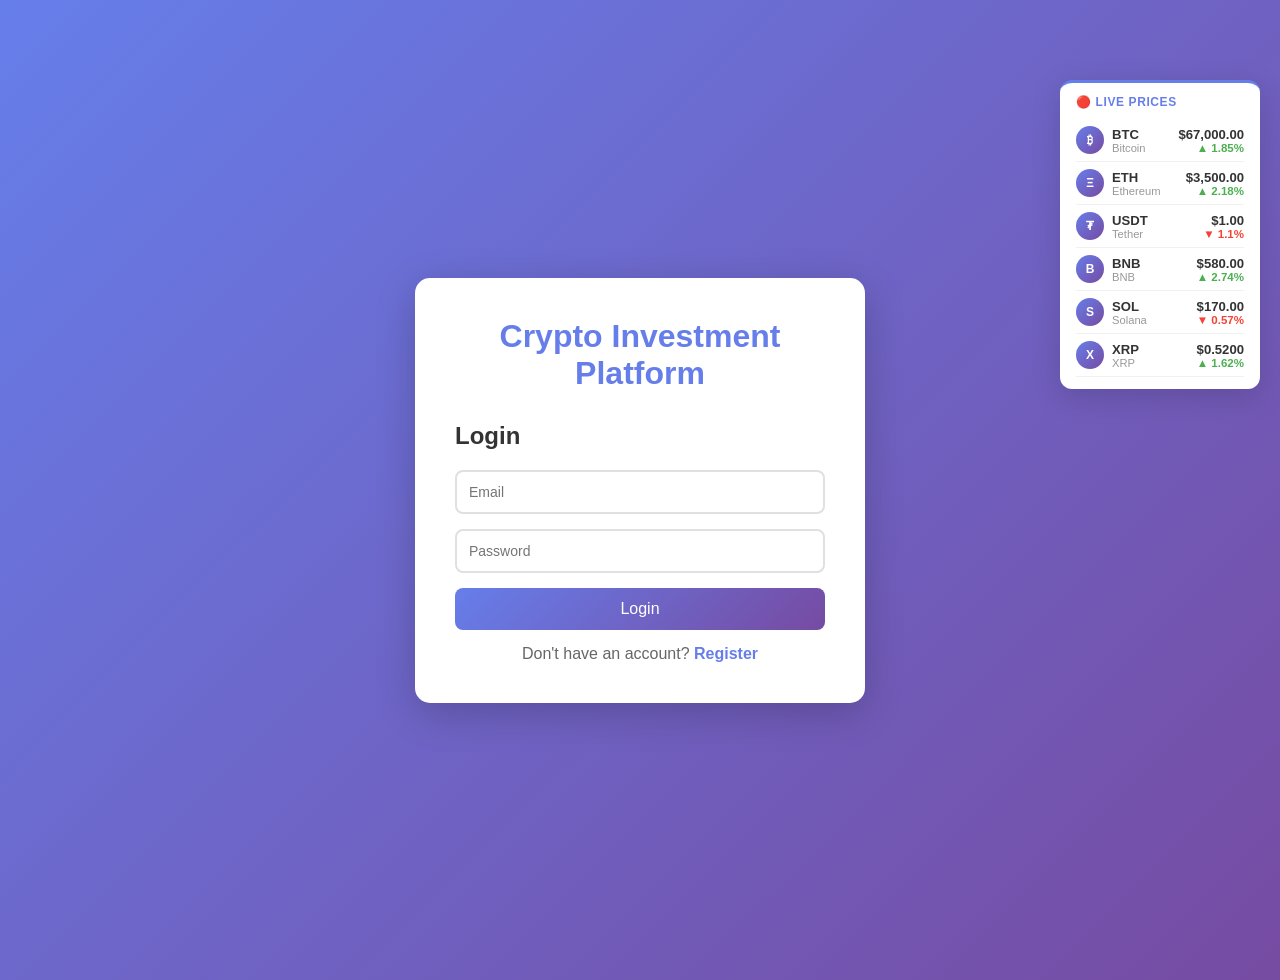
<file: index.html>
<!DOCTYPE html>
<html lang="en">
<head>
    <meta charset="UTF-8">
    <meta name="viewport" content="width=device-width, initial-scale=1.0">
    <title>Crypto Investment Platform</title>
    <link rel="stylesheet" href="styles.css">
</head>
    <body>
    
    <div class="container">
        <div class="auth-box">
            <h1>Crypto Investment Platform</h1>
            <div id="loginForm" class="form-container">
                <h2>Login</h2>
                <form onsubmit="login(event)">
                    <input type="email" id="loginEmail" placeholder="Email" required>
                    <input type="password" id="loginPassword" placeholder="Password" required>
                    <button type="submit">Login</button>
                </form>
                <p>Don't have an account? <a href="#" onclick="showRegister()">Register</a></p>
            </div>
            <div id="registerForm" class="form-container hidden">
                <h2>Register</h2>
                <form onsubmit="register(event)">
                    <input type="text" id="regName" placeholder="Full Name" required>
                    <input type="email" id="regEmail" placeholder="Email" required>
                    <input type="password" id="regPassword" placeholder="Password" required>
                    <input type="password" id="regConfirmPassword" placeholder="Confirm Password" required>
                    <button type="submit">Register</button>
                </form>
                <p>Already have an account? <a href="#" onclick="showLogin()">Login</a></p>
            </div>
        </div>
    </div>

    <script src="auth.js"></script>

    <div class="activity-popup" id="activityPopup">
        <div class="activity-icon" id="activityIcon"></div>
        <div class="activity-text">
            <strong id="activityTitle"></strong>
            <span id="activitySub"></span>
        </div>
        <div class="activity-dot"></div>
    </div>


    <script>
const fakeNames = [
    "James O.", "Amara K.", "David L.", "Fatima B.", "Michael T.",
    "Ngozi A.", "Chris M.", "Blessing E.", "Samuel R.", "Aisha Y.",
    "Kevin W.", "Chioma N.", "Daniel F.", "Grace I.", "Peter S.",
    "Zara H.", "Emmanuel C.", "Linda U.", "Victor J.", "Mary Q."
];

const activities = [
    {
        type: 'invest',
        icon: '📈',
        generate: () => {
            const name    = fakeNames[Math.floor(Math.random() * fakeNames.length)];
            const plans   = ['Starter', 'Premium', 'Pro'];
            const plan    = plans[Math.floor(Math.random() * plans.length)];
            const amounts = { Starter: [200,300,400], Premium: [500,750,1000], Pro: [1000,2000,5000] };
            const amount  = amounts[plan][Math.floor(Math.random() * 3)];
            return {
                title: `${name} just invested $${amount.toLocaleString()}`,
                sub:   `${plan} Plan · just now`
            };
        }
    },
    {
        type: 'deposit',
        icon: '💰',
        generate: () => {
            const name   = fakeNames[Math.floor(Math.random() * fakeNames.length)];
            const amount = [100, 250, 500, 1000, 2000, 5000][Math.floor(Math.random() * 6)];
            const coins  = ['BTC', 'ETH', 'USDT'];
            const coin   = coins[Math.floor(Math.random() * coins.length)];
            return {
                title: `${name} deposited $${amount.toLocaleString()}`,
                sub:   `via ${coin} · just now`
            };
        }
    },
    {
        type: 'withdraw',
        icon: '🏦',
        generate: () => {
            const name   = fakeNames[Math.floor(Math.random() * fakeNames.length)];
            const amount = [150, 300, 500, 800, 1200][Math.floor(Math.random() * 5)];
            const coins  = ['BTC', 'ETH', 'USDT'];
            const coin   = coins[Math.floor(Math.random() * coins.length)];
            return {
                title: `${name} withdrew $${amount.toLocaleString()}`,
                sub:   `via ${coin} · just now`
            };
        }
    }
];

function showActivityPopup() {
    const popup    = document.getElementById('activityPopup');
    const activity = activities[Math.floor(Math.random() * activities.length)];
    const data     = activity.generate();

    document.getElementById('activityIcon').textContent  = activity.icon;
    document.getElementById('activityTitle').textContent = data.title;
    document.getElementById('activitySub').textContent   = data.sub;

    popup.className = `activity-popup ${activity.type}`;
    void popup.offsetWidth;
    popup.classList.add('show');

    // Hide after 2.5 seconds then schedule next one
    setTimeout(() => {
        popup.classList.remove('show');

        // Show next popup after 2-4 seconds
        const nextDelay = Math.random() * 2500 + 2000;
        setTimeout(showActivityPopup, nextDelay);
    }, 4500);
}

// Start after 2 seconds
setTimeout(showActivityPopup, 4500);
</script>


<!-- Crypto Live Ticker -->
<div id="cryptoTicker" style="
    position: fixed;
    top: 80px;
    right: 20px;
    background: white;
    border-radius: 12px;
    padding: 12px 16px;
    box-shadow: 0 8px 30px rgba(0,0,0,0.15);
    z-index: 9998;
    min-width: 200px;
    border-top: 3px solid #667eea;
">
    <div style="font-size:0.75rem; font-weight:700; color:#667eea; margin-bottom:10px; text-transform:uppercase; letter-spacing:0.05em;">
        🔴 Live Prices
    </div>
    <div id="tickerList"></div>
</div>

<script>
const cryptoData = {
    BTC:  { name: 'Bitcoin',  price: 67000, icon: '₿' },
    ETH:  { name: 'Ethereum', price: 3500,  icon: 'Ξ' },
    USDT: { name: 'Tether',   price: 1.00,  icon: '₮' },
    BNB:  { name: 'BNB',      price: 580,   icon: 'B' },
    SOL:  { name: 'Solana',   price: 170,   icon: 'S' },
    XRP:  { name: 'XRP',      price: 0.52,  icon: 'X' },
};

const changes = {};
Object.keys(cryptoData).forEach(k => changes[k] = (Math.random() * 6 - 3).toFixed(2));

function updateTicker() {
    Object.keys(cryptoData).forEach(key => {
        const coin   = cryptoData[key];
        const change = parseFloat(changes[key]);

        // Simulate small price movement
        const movement = coin.price * (Math.random() * 0.002 - 0.001);
        coin.price    += movement;

        // Occasionally shift change %
        changes[key] = (parseFloat(changes[key]) + (Math.random() * 0.1 - 0.05)).toFixed(2);
    });

    renderTicker();
}

function renderTicker() {
    const list = document.getElementById('tickerList');
    if (!list) return;

    list.innerHTML = Object.keys(cryptoData).map(key => {
        const coin   = cryptoData[key];
        const change = parseFloat(changes[key]);
        const isUp   = change >= 0;
        const arrow  = isUp ? '▲' : '▼';
        const color  = isUp ? '#4caf50' : '#f44336';
        const price  = coin.price >= 1
            ? coin.price.toLocaleString('en-US', { minimumFractionDigits: 2, maximumFractionDigits: 2 })
            : coin.price.toFixed(4);

        return `
            <div style="
                display: flex;
                justify-content: space-between;
                align-items: center;
                padding: 7px 0;
                border-bottom: 1px solid #f0f0f0;
                gap: 12px;
            ">
                <div style="display:flex; align-items:center; gap:8px;">
                    <div style="
                        width: 28px; height: 28px;
                        border-radius: 50%;
                        background: linear-gradient(135deg, #667eea, #764ba2);
                        display: flex; align-items: center; justify-content: center;
                        color: white; font-size: 0.75rem; font-weight: 700;
                        flex-shrink: 0;
                    ">${coin.icon}</div>
                    <div>
                        <div style="font-size:0.82rem; font-weight:700; color:#333;">${key}</div>
                        <div style="font-size:0.7rem; color:#999;">${coin.name}</div>
                    </div>
                </div>
                <div style="text-align:right;">
                    <div style="font-size:0.82rem; font-weight:700; color:#333;">$${price}</div>
                    <div style="font-size:0.72rem; font-weight:600; color:${color};">
                        ${arrow} ${Math.abs(change)}%
                    </div>
                </div>
            </div>
        `;
    }).join('');
}

// Initial render
renderTicker();

// Update every 2 seconds
setInterval(updateTicker, 2000);
</script>
    
</body>
</html>
</file>
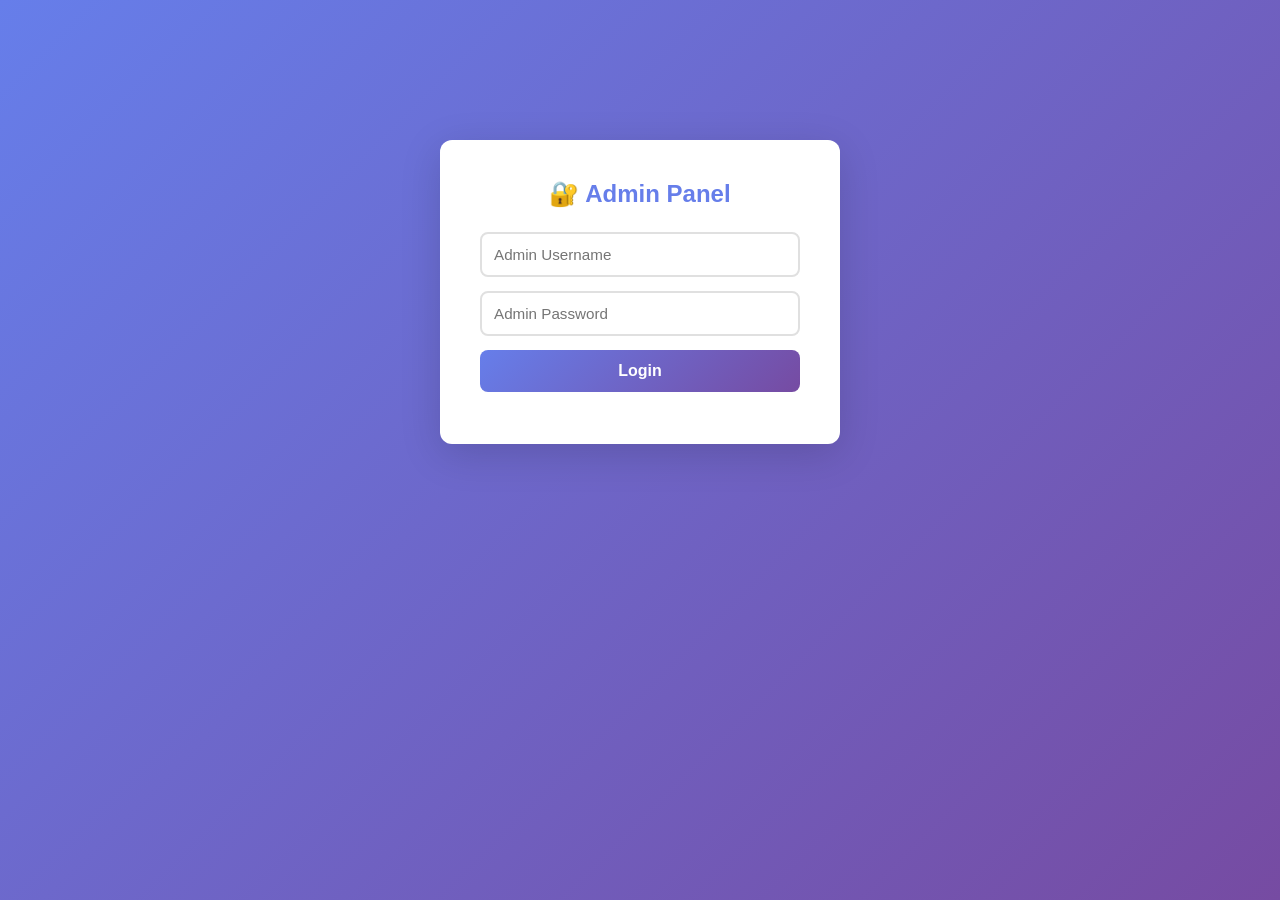
<file: admin.html>
<!DOCTYPE html>
<html lang="en">
<head>
    <meta charset="UTF-8">
    <meta name="viewport" content="width=device-width, initial-scale=1.0">
    <title>Admin Panel - Crypto Investment</title>
    <link rel="stylesheet" href="styles.css">
    <style>
        .admin-container {
            max-width: 1000px;
            margin: 40px auto;
            padding: 0 20px;
        }

        .admin-header {
            background: linear-gradient(135deg, #667eea 0%, #764ba2 100%);
            color: white;
            padding: 24px 30px;
            border-radius: 12px;
            margin-bottom: 24px;
            display: flex;
            justify-content: space-between;
            align-items: center;
        }

        .admin-header h1 { font-size: 1.4rem; margin: 0; }
        .admin-header p  { margin: 4px 0 0; opacity: 0.85; font-size: 0.9rem; }

        .admin-card {
            background: white;
            border-radius: 12px;
            padding: 24px;
            box-shadow: 0 2px 10px rgba(0,0,0,0.1);
            margin-bottom: 20px;
        }

        .admin-card h2 {
            color: #333;
            font-size: 1.1rem;
            margin-bottom: 20px;
            padding-bottom: 12px;
            border-bottom: 2px solid #f0f0f0;
        }

        .pending-item {
            background: #fafafa;
            border: 1px solid #e0e0e0;
            border-left: 4px solid #ff9800;
            border-radius: 8px;
            padding: 16px;
            margin-bottom: 12px;
            display: flex;
            justify-content: space-between;
            align-items: center;
            flex-wrap: wrap;
            gap: 12px;
        }

        .pending-info h4 { color: #333; margin: 0 0 4px; font-size: 0.95rem; }
        .pending-info p  { color: #666; margin: 0; font-size: 0.85rem; }
        .pending-info .amount { color: #667eea; font-weight: 700; font-size: 1.1rem; }

        .pending-actions { display: flex; gap: 10px; }

        .btn-approve {
            padding: 9px 20px;
            background: #4caf50;
            color: white;
            border: none;
            border-radius: 8px;
            cursor: pointer;
            font-weight: 600;
            font-size: 0.85rem;
            transition: opacity 0.2s;
        }

        .btn-approve:hover { opacity: 0.85; }

        .btn-reject {
            padding: 9px 20px;
            background: #f44336;
            color: white;
            border: none;
            border-radius: 8px;
            cursor: pointer;
            font-weight: 600;
            font-size: 0.85rem;
            transition: opacity 0.2s;
        }

        .btn-reject:hover { opacity: 0.85; }

        .no-pending {
            text-align: center;
            color: #999;
            padding: 30px;
            font-size: 0.95rem;
        }

        .badge {
            background: #f44336;
            color: white;
            border-radius: 20px;
            padding: 2px 10px;
            font-size: 0.8rem;
            font-weight: 700;
            margin-left: 8px;
        }

        .admin-login {
            max-width: 400px;
            margin: 100px auto;
            background: white;
            padding: 40px;
            border-radius: 12px;
            box-shadow: 0 10px 40px rgba(0,0,0,0.15);
            text-align: center;
        }

        .admin-login h2 { color: #667eea; margin-bottom: 24px; }

        .admin-login input {
            width: 100%;
            padding: 12px;
            margin-bottom: 14px;
            border: 2px solid #e0e0e0;
            border-radius: 8px;
            font-size: 0.95rem;
            box-sizing: border-box;
        }

        .admin-login input:focus { outline: none; border-color: #667eea; }

        .admin-login button {
            width: 100%;
            padding: 12px;
            background: linear-gradient(135deg, #667eea 0%, #764ba2 100%);
            color: white;
            border: none;
            border-radius: 8px;
            font-size: 1rem;
            cursor: pointer;
            font-weight: 600;
        }

        .stats-row {
            display: grid;
            grid-template-columns: repeat(auto-fit, minmax(150px, 1fr));
            gap: 16px;
            margin-bottom: 24px;
        }

        .stat-mini {
            background: white;
            border-radius: 10px;
            padding: 18px;
            box-shadow: 0 2px 10px rgba(0,0,0,0.08);
            text-align: center;
        }

        .stat-mini h4 { color: #999; font-size: 0.78rem; text-transform: uppercase; margin: 0 0 8px; }
        .stat-mini p  { color: #333; font-size: 1.3rem; font-weight: 700; margin: 0; }
    </style>
</head>
<body style="background: linear-gradient(135deg, #667eea 0%, #764ba2 100%); min-height:100vh;">

    <!-- Admin Login -->
    <div class="admin-login" id="adminLogin">
        <h2>🔐 Admin Panel</h2>
        <input type="text"     id="adminUser" placeholder="Admin Username">
        <input type="password" id="adminPass" placeholder="Admin Password">
        <button onclick="adminLogin()">Login</button>
        <p id="adminError" style="color:#f44336; margin-top:12px; font-size:0.85rem;"></p>
    </div>

    <!-- Admin Dashboard -->
    <div class="admin-container" id="adminDashboard" style="display:none;">

        <div class="admin-header">
            <div>
                <h1>⚙️ Admin Panel</h1>
                <p>Manage deposits and users</p>
            </div>
            <button onclick="adminLogout()" style="background:rgba(255,255,255,0.2); color:white; border:none; padding:8px 18px; border-radius:8px; cursor:pointer;">
                Logout
            </button>
        </div>

        <!-- Stats -->
        <div class="stats-row">
            <div class="stat-mini">
                <h4>Total Users</h4>
                <p id="statUsers">0</p>
            </div>
            <div class="stat-mini">
                <h4>Pending Deposits</h4>
                <p id="statPending" style="color:#ff9800;">0</p>
            </div>
            <div class="stat-mini">
                <h4>Total Deposited</h4>
                <p id="statDeposited" style="color:#4caf50;">$0</p>
            </div>
            <div class="stat-mini">
                <h4>Total Withdrawn</h4>
                <p id="statWithdrawn" style="color:#f44336;">$0</p>
            </div>
        </div>

        <!-- Pending Deposits -->
        <div class="admin-card">
            <h2>⏳ Pending Deposits <span class="badge" id="pendingBadge">0</span></h2>
            <div id="pendingList"></div>
        </div>

        <!-- All Users -->
        <div class="admin-card">
            <h2>👥 All Users</h2>
            <div id="usersList"></div>
        </div>

    </div>

    <div id="toast" class="toast"></div>

    <script>
        // ── Admin Credentials (change these!) ──
        const ADMIN_USERNAME = 'Luli083';
        const ADMIN_PASSWORD = 'Sandra083$';

        function adminLogin() {
            const user = document.getElementById('adminUser').value.trim();
            const pass = document.getElementById('adminPass').value;

            if (user === ADMIN_USERNAME && pass === ADMIN_PASSWORD) {
                document.getElementById('adminLogin').style.display     = 'none';
                document.getElementById('adminDashboard').style.display = 'block';
                loadAdminData();
            } else {
                document.getElementById('adminError').textContent = 'Invalid username or password.';
            }
        }

        function adminLogout() {
            document.getElementById('adminLogin').style.display     = 'flex';
            document.getElementById('adminDashboard').style.display = 'none';
            document.getElementById('adminUser').value = '';
            document.getElementById('adminPass').value = '';
        }

        function loadAdminData() {
            const users = JSON.parse(localStorage.getItem('users')) || [];

            // Stats
            let totalDeposited = 0;
            let totalWithdrawn = 0;
            let pendingCount   = 0;

            users.forEach(user => {
                (user.transactions || []).forEach(tx => {
                    if (tx.type === 'Deposit' && tx.status === 'Completed') totalDeposited += tx.amount;
                    if (tx.type === 'Withdrawal') totalWithdrawn += tx.amount;
                    if (tx.type === 'Deposit' && tx.status === 'Pending') pendingCount++;
                });
            });

            document.getElementById('statUsers').textContent     = users.length;
            document.getElementById('statPending').textContent   = pendingCount;
            document.getElementById('statDeposited').textContent = `$${totalDeposited.toFixed(2)}`;
            document.getElementById('statWithdrawn').textContent = `$${totalWithdrawn.toFixed(2)}`;
            document.getElementById('pendingBadge').textContent  = pendingCount;

            // Pending deposits
            const pendingList = document.getElementById('pendingList');
            let pendingHTML   = '';

            users.forEach(user => {
                (user.transactions || []).forEach(tx => {
                    if (tx.type === 'Deposit' && tx.status === 'Pending') {
                        pendingHTML += `
                            <div class="pending-item" id="tx-${tx.id}">
                                <div class="pending-info">
                                    <h4>${user.name} <span style="color:#999; font-weight:400;">(${user.email})</span></h4>
                                    <p>${tx.date} · ${tx.crypto} · Hash: ${tx.details}</p>
                                    <p class="amount">$${tx.amount.toFixed(2)}</p>
                                </div>
                                <div class="pending-actions">
                                    <button class="btn-approve" onclick="approveDeposit('${user.id}', ${tx.id})">✅ Approve</button>
                                    <button class="btn-reject"  onclick="rejectDeposit('${user.id}',  ${tx.id})">❌ Reject</button>
                                </div>
                            </div>
                        `;
                    }
                });
            });

            pendingList.innerHTML = pendingHTML || '<p class="no-pending">✅ No pending deposits</p>';

            // All users
            const usersList = document.getElementById('usersList');
            if (users.length === 0) {
                usersList.innerHTML = '<p class="no-pending">No users registered yet.</p>';
                return;
            }

            usersList.innerHTML = users.map(user => `
                <div class="pending-item" style="border-left-color:#667eea;">
                    <div class="pending-info">
                        <h4>${user.name}</h4>
                        <p>${user.email} · Joined: ${user.memberSince || 'N/A'}</p>
                        <p>
                            Balance: <strong style="color:#667eea;">$${(user.balance || 0).toFixed(2)}</strong> &nbsp;|&nbsp;
                            Invested: <strong style="color:#4caf50;">$${(user.invested || 0).toFixed(2)}</strong> &nbsp;|&nbsp;
                            Transactions: <strong>${(user.transactions || []).length}</strong>
                        </p>
                    </div>
                </div>
            `).join('');
        }

        function approveDeposit(userId, txId) {
            const users     = JSON.parse(localStorage.getItem('users')) || [];
            const userIndex = users.findIndex(u => u.id == userId);
            if (userIndex === -1) return;

            const txIndex = users[userIndex].transactions.findIndex(t => t.id === txId);
            if (txIndex === -1) return;

            const amount = users[userIndex].transactions[txIndex].amount;
            users[userIndex].transactions[txIndex].status = 'Completed';
            users[userIndex].balance = (users[userIndex].balance || 0) + amount;

            // Update currentUser if they are logged in
            const currentUser = JSON.parse(localStorage.getItem('currentUser'));
            if (currentUser && currentUser.id == userId) {
                localStorage.setItem('currentUser', JSON.stringify(users[userIndex]));
            }

            localStorage.setItem('users', JSON.stringify(users));

            document.getElementById(`tx-${txId}`).remove();
            showToast(`✅ Deposit of $${amount.toFixed(2)} approved!`);
            loadAdminData();
        }

        function rejectDeposit(userId, txId) {
            const users     = JSON.parse(localStorage.getItem('users')) || [];
            const userIndex = users.findIndex(u => u.id == userId);
            if (userIndex === -1) return;

            const txIndex = users[userIndex].transactions.findIndex(t => t.id === txId);
            if (txIndex === -1) return;

            const amount = users[userIndex].transactions[txIndex].amount;
            users[userIndex].transactions[txIndex].status = 'Failed';

            localStorage.setItem('users', JSON.stringify(users));

            document.getElementById(`tx-${txId}`).remove();
            showToast(`❌ Deposit of $${amount.toFixed(2)} rejected.`, true);
            loadAdminData();
        }

        function showToast(message, isError = false) {
            const toast = document.getElementById('toast');
            toast.textContent = message;
            toast.className   = 'toast' + (isError ? ' error' : '');
            void toast.offsetWidth;
            toast.classList.add('show');
            setTimeout(() => toast.classList.remove('show'), 3500);
        }

        // Auto refresh every 30 seconds
        setInterval(() => {
            if (document.getElementById('adminDashboard').style.display !== 'none') {
                loadAdminData();
            }
        }, 30000);
    </script>

</body>
</html>
</file>
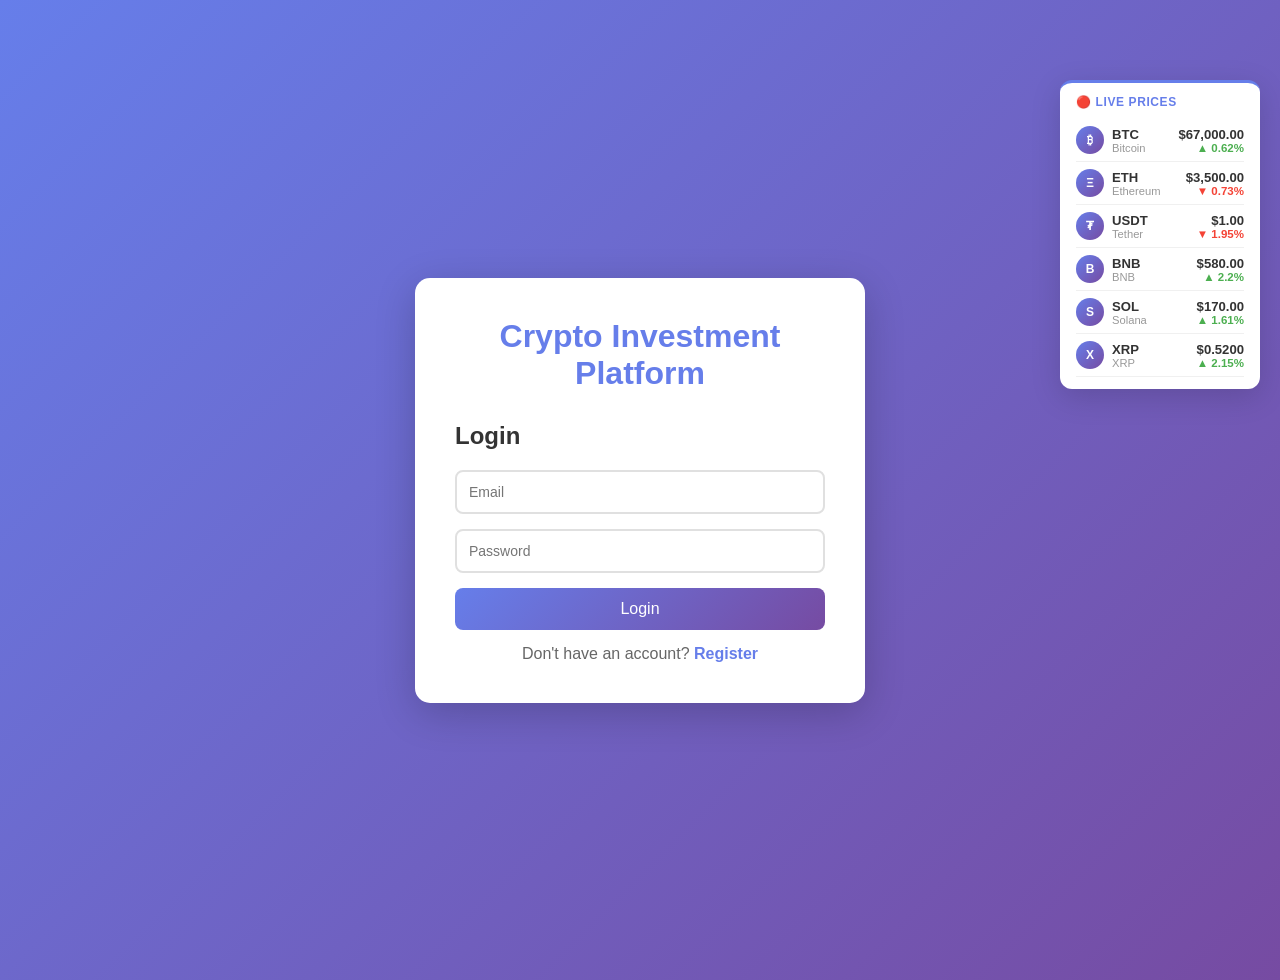
<file: dashboard.html>
<!DOCTYPE html>
<head>
    <meta charset="UTF-8">
    <meta name="viewport" content="width=device-width, initial-scale=1.0">
    <title>Dashboard - Crypto Investment</title>
    <link rel="stylesheet" href="styles.css">
</head>
<bo>
    <nav class="navbar">
        <div class="nav-container">
            <h1>Crypto Investment</h1>
            <div class="nav-links">
                <span id="userName"></span>
                <button onclick="logout()">Logout</button>
            </div>
        </div>
    </nav>

    <div class="dashboard-container">
        <div class="sidebar">
            <ul>
                <li onclick="showSection('overview')" class="active">Overview</li>
                <li onclick="showSection('deposit')">Deposit</li>
                <li onclick="showSection('withdraw')">Withdraw</li>
                <li onclick="showSection('transactions')">Transactions</li>
                <li onclick="showSection('profile')">Profile</li>
            </ul>
        </div>

        <div class="main-content">

            <!-- Overview -->
            <div id="overview" class="section active">
                <h2>Portfolio Overview</h2>
                <div class="stats-grid">
                    <div class="stat-card">
                        <h3>Total Balance</h3>
                        <p class="amount" id="totalBalance">$0.00</p>
                    </div>
                    <div class="stat-card">
                        <h3>Total Invested</h3>
                        <p class="amount" id="totalInvested">$0.00</p>
                    </div>
                    <div class="stat-card">
                        <h3>Total Returns</h3>
                        <p class="amount" id="totalReturns">$0.00</p>
                    </div>
                    <div class="stat-card">
                        <h3>Available Balance</h3>
                        <p class="amount" id="availableBalance">$0.00</p>
                    </div>
                </div>
                <div class="investment-plans">
                    <h3>Investment Plans</h3>
                    <div class="plans-grid">
                        <div class="plan-card">
                            <h4>Starter Plan</h4>
                            <p class="plan-return">5% Monthly Return</p>
                            <p>Minimum: $200</p>
                            <p>Duration: 30 days</p>
                            <button onclick="investPlan('starter', 200)">Invest Now</button>
                        </div>
                        <div class="plan-card featured">
                            <h4>Premium Plan</h4>
                            <p class="plan-return">10% Monthly Return</p>
                            <p>Minimum: $500</p>
                            <p>Duration: 30 days</p>
                            <button onclick="investPlan('premium', 500)">Invest Now</button>
                        </div>
                        <div class="plan-card">
                            <h4>Pro Plan</h4>
                            <p class="plan-return">15% Monthly Return</p>
                            <p>Minimum: $1000</p>
                            <p>Duration: 30 days</p>
                            <button onclick="investPlan('pro', 1000)">Invest Now</button>
                        </div>
                    </div>
                </div>
            </div>

            <!-- Deposit -->
            <div id="deposit" class="section">
                <h2>Deposit Funds</h2>
                <div class="form-box">
                    <form id="depositForm">
                        <label>Select Cryptocurrency</label>
                        <select id="depositCrypto">
                            <option value="BTC">Bitcoin (BTC)</option>
                            <option value="ETH">Ethereum (ETH)</option>
                            <option value="USDT">Tether (USDT)</option>
                        </select>
                        <label>Amount (USD)</label>
                        <input type="number" id="depositAmount" placeholder="Enter amount" min="10" required>
                        <div class="crypto-info">
                            <p><strong>Deposit Address:</strong></p>
                            <p id="depositAddress" class="crypto-address">Select a cryptocurrency</p>
                            <button type="button" onclick="copyAddress()">Copy Address</button>
                        </div>
                        <label>Transaction Hash (Optional)</label>
                        <input type="text" id="txHash" placeholder="Enter transaction hash">
                        <button type="submit">Submit Deposit</button>
                    </form>
                </div>
            </div>

            <!-- Withdraw -->
            <div id="withdraw" class="section">
                <h2>Withdraw Funds</h2>
                <div class="form-box">
                    <p class="balance-info">Available Balance: $<span id="withdrawBalance">0.00</span></p>
                    <form id="withdrawForm">
                        <label>Select Cryptocurrency</label>
                        <select id="withdrawCrypto">
                            <option value="BTC">Bitcoin (BTC)</option>
                            <option value="ETH">Ethereum (ETH)</option>
                            <option value="USDT">Tether (USDT)</option>
                        </select>
                        <label>Amount (USD)</label>
                        <input type="number" id="withdrawAmount" placeholder="Enter amount" min="10" required>
                        <label>Your Wallet Address</label>
                        <input type="text" id="withdrawAddress" placeholder="Enter your wallet address" required>
                        <button type="submit">Request Withdrawal</button>
                    </form>
                </div>
            </div>

            <!-- Transactions -->
            <div id="transactions" class="section">
                <h2>Transaction History</h2>
                <div class="table-container">
                    <table>
                        <thead>
                            <tr>
                                <th>Date</th>
                                <th>Type</th>
                                <th>Amount</th>
                                <th>Status</th>
                                <th>Details</th>
                            </tr>
                        </thead>
                        <tbody id="transactionList">
                            <tr><td colspan="5" class="no-data">No transactions yet</td></tr>
                        </tbody>
                    </table>
                </div>
            </div>

            <!-- Profile -->
            <div id="profile" class="section">
                <h2>My Profile</h2>

                <div class="profile-header">
                    <div class="avatar-circle" onclick="document.getElementById('avatarInput').click()">
                        <span id="avatarInitials"></span>
                        <img id="avatarImg" src="" alt="" style="display:none; width:100%; height:100%; object-fit:cover; border-radius:50%;">
                        <div class="avatar-overlay">📷 Change</div>
                    </div>
                    <input type="file" id="avatarInput" accept="image/*" onchange="handleAvatarChange(event)" style="display:none;">
                    <div>
                        <h3 id="profileDisplayName" style="color:#333; margin:0 0 4px;"></h3>
                        <p id="profileDisplayEmail" style="color:#667eea; margin:0; font-size:0.9rem;"></p>
                        <p id="profileMemberSince" style="color:#999; margin:6px 0 0; font-size:0.8rem;"></p>
                    </div>
                </div>

                <div class="profile-card">
                    <h3>Personal Information</h3>
                    <div class="profile-form-grid">
                        <div class="profile-field">
                            <label>Full Name</label>
                            <input type="text" id="profileName" placeholder="Your full name">
                        </div>
                        <div class="profile-field">
                            <label>Email Address</label>
                            <input type="email" id="profileEmail" placeholder="Your email">
                        </div>
                        <div class="profile-field">
                            <label>Phone Number</label>
                            <input type="tel" id="profilePhone" placeholder="Your phone number">
                        </div>
                        
                        
                        <div class="profile-field">
  <label>Country</label>
  <select id="profileCountry">
    <option value="">Select country</option>
  </select>
</div>

<script>
  // Complete list of country names (you can trim or expand as needed)
  const allCountries = [
    "Afghanistan","Albania","Algeria","Andorra","Angola","Antigua and Barbuda","Argentina",
    "Armenia","Australia","Austria","Azerbaijan","Bahamas","Bahrain","Bangladesh",
    "Barbados","Belarus","Belgium","Belize","Benin","Bhutan","Bolivia","Bosnia and Herzegovina",
    "Botswana","Brazil","Brunei","Bulgaria","Burkina Faso","Burundi","Cambodia","Cameroon",
    "Canada","Cape Verde","Central African Republic","Chad","Chile","China","Colombia",
    "Comoros","Congo (Brazzaville)","Congo (Kinshasa)","Costa Rica","Croatia","Cuba","Cyprus",
    "Czechia","Denmark","Djibouti","Dominica","Dominican Republic","Ecuador","Egypt","El Salvador",
    "Equatorial Guinea","Eritrea","Estonia","Eswatini","Ethiopia","Fiji","Finland","France",
    "Gabon","Gambia","Georgia","Germany","Ghana","Greece","Grenada","Guatemala","Guinea",
    "Guinea-Bissau","Guyana","Haiti","Honduras","Hungary","Iceland","India","Indonesia",
    "Iran","Iraq","Ireland","Israel","Italy","Jamaica","Japan","Jordan","Kazakhstan","Kenya",
    "Kiribati","Korea, North","Korea, South","Kuwait","Kyrgyzstan","Laos","Latvia","Lebanon",
    "Lesotho","Liberia","Libya","Liechtenstein","Lithuania","Luxembourg","Madagascar","Malawi",
    "Malaysia","Maldives","Mali","Malta","Marshall Islands","Mauritania","Mauritius","Mexico",
    "Micronesia","Moldova","Monaco","Mongolia","Montenegro","Morocco","Mozambique","Myanmar",
    "Namibia","Nauru","Nepal","Netherlands","New Zealand","Nicaragua","Niger","Nigeria",
    "North Macedonia","Norway","Oman","Pakistan","Palau","Palestine","Panama","Papua New Guinea",
    "Paraguay","Peru","Philippines","Poland","Portugal","Qatar","Romania","Russia","Rwanda",
    "Saint Kitts and Nevis","Saint Lucia","Saint Vincent and the Grenadines","Samoa","San Marino",
    "Sao Tome and Principe","Saudi Arabia","Senegal","Serbia","Seychelles","Sierra Leone",
    "Singapore"," Slovakia","Slovenia","Solomon Islands","Somalia","South Africa","Spain","Sri Lanka",
    "Sudan","Suriname","Sweden","Switzerland","Syria","Taiwan","Tajikistan","Tanzania","Thailand",
    "Timor-Leste","Togo","Tonga","Trinidad and Tobago","Tunisia","Turkey","Turkmenistan","Tuvalu",
    "Uganda","Ukraine","United Arab Emirates","United Kingdom","United States","Uruguay","Uzbekistan",
    "Vanuatu","Vatican City","Venezuela","Vietnam","Yemen","Zambia","Zimbabwe"
  ];

  const select = document.getElementById("profileCountry");
  allCountries.forEach(country => {
    const opt = document.createElement("option");
    opt.value = country;
    opt.textContent = country;
    select.appendChild(opt);
  });
</script>

                        <div class="profile-field">
                            <label>Date of Birth</label>
                            <input type="date" id="profileDob">
                        </div>
                        <div class="profile-field">
                            <!-- <label>Bitcoin Wallet Address</label> -->
                            <!-- <input type="text" id="profileBtcAddress" placeholder="Your BTC address"> -->
                        </div>
                    </div>
                    <div class="profile-actions">
                        <button class="btn-save" onclick="saveProfile()">Save Changes</button>
                        <button class="btn-cancel" onclick="loadProfileData()">Cancel</button>
                    </div>
                </div>

                <div class="profile-card">
                    <h3>Change Password</h3>
                    <div class="profile-form-grid">
                        <div class="profile-field">
                            <label>Current Password</label>
                            <input type="password" id="currentPassword" placeholder="Enter current password">
                        </div>
                        <div class="profile-field">
                            <label>New Password</label>
                            <input type="password" id="newPassword" placeholder="Enter new password">
                        </div>
                        <div class="profile-field">
                            <label>Confirm New Password</label>
                            <input type="password" id="confirmNewPassword" placeholder="Confirm new password">
                        </div>
                    </div>
                    <div class="profile-actions">
                        <button class="btn-save" onclick="changePassword()">Update Password</button>
                    </div>
                </div>
            </div>

        </div>
    </div>

    <div id="toast" class="toast"></div>
    
        <!-- paste here -->
            <div id="toast" class="toast"></div>
        <script src="dashboard.js"></script>

        
       <div  class="activity-popup" id="activityPopup">
            <div class="activity-icon" id="activityIcon"></div>
            <div class="activity-text">
                <strong id="activityTitle"></strong>
                <span id="activitySub"></span>
            </div>
            <div class="activity-dot"></div>
            </div>
        
        
<script>
const fakeNames = [
    "James O.", "Amara K.", "David L.", "Fatima B.", "Michael T.",
    "Ngozi A.", "Chris M.", "Blessing E.", "Samuel R.", "Aisha Y.",
    "Kevin W.", "Chioma N.", "Daniel F.", "Grace I.", "Peter S.",
    "Zara H.", "Emmanuel C.", "Linda U.", "Victor J.", "Mary Q."
];

const activities = [
    {
        type: 'invest',
        icon: '📈',
        generate: () => {
            const name    = fakeNames[Math.floor(Math.random() * fakeNames.length)];
            const plans   = ['Starter', 'Premium', 'Pro'];
            const plan    = plans[Math.floor(Math.random() * plans.length)];
            const amounts = { Starter: [200,300,400], Premium: [500,750,1000], Pro: [1000,2000,5000] };
            const amount  = amounts[plan][Math.floor(Math.random() * 3)];
            return {
                title: `${name} just invested $${amount.toLocaleString()}`,
                sub:   `${plan} Plan · just now`
            };
        }
    },
    {
        type: 'deposit',
        icon: '💰',
        generate: () => {
            const name   = fakeNames[Math.floor(Math.random() * fakeNames.length)];
            const amount = [100, 250, 500, 1000, 2000, 5000][Math.floor(Math.random() * 6)];
            const coins  = ['BTC', 'ETH', 'USDT'];
            const coin   = coins[Math.floor(Math.random() * coins.length)];
            return {
                title: `${name} deposited $${amount.toLocaleString()}`,
                sub:   `via ${coin} · just now`
            };
        }
    },
    {
        type: 'withdraw',
        icon: '🏦',
        generate: () => {
            const name   = fakeNames[Math.floor(Math.random() * fakeNames.length)];
            const amount = [150, 300, 500, 800, 1200][Math.floor(Math.random() * 5)];
            const coins  = ['BTC', 'ETH', 'USDT'];
            const coin   = coins[Math.floor(Math.random() * coins.length)];
            return {
                title: `${name} withdrew $${amount.toLocaleString()}`,
                sub:   `via ${coin} · just now`
            };
        }
    }
];

function showActivityPopup() {
    const popup    = document.getElementById('activityPopup');
    const activity = activities[Math.floor(Math.random() * activities.length)];
    const data     = activity.generate();

    document.getElementById('activityIcon').textContent  = activity.icon;
    document.getElementById('activityTitle').textContent = data.title;
    document.getElementById('activitySub').textContent   = data.sub;

    popup.className = `activity-popup ${activity.type}`;
    void popup.offsetWidth;
    popup.classList.add('show');

    // Hide after 4 seconds then schedule next one
    setTimeout(() => {
        popup.classList.remove('show');

        // Show next popup after 5-8 seconds
        const nextDelay = Math.random() * 3000 + 5000;
        setTimeout(showActivityPopup, nextDelay);
    }, 4000);
}

// Start after 2 seconds
setTimeout(showActivityPopup, 2000);
</script>


<!-- Crypto Live Ticker -->
<div id="cryptoTicker" style="
    position: fixed;
    top: 80px;
    right: 20px;
    background: white;
    border-radius: 12px;
    padding: 12px 16px;
    box-shadow: 0 8px 30px rgba(0,0,0,0.15);
    z-index: 9998;
    min-width: 200px;
    border-top: 3px solid #667eea;
">
    <div style="font-size:0.75rem; font-weight:700; color:#667eea; margin-bottom:10px; text-transform:uppercase; letter-spacing:0.05em;">
        🔴 Live Prices
    </div>
    <div id="tickerList"></div>
</div>

<script>
const cryptoData = {
    BTC:  { name: 'Bitcoin',  price: 67000, icon: '₿' },
    ETH:  { name: 'Ethereum', price: 3500,  icon: 'Ξ' },
    USDT: { name: 'Tether',   price: 1.00,  icon: '₮' },
    BNB:  { name: 'BNB',      price: 580,   icon: 'B' },
    SOL:  { name: 'Solana',   price: 170,   icon: 'S' },
    XRP:  { name: 'XRP',      price: 0.52,  icon: 'X' },
};

const changes = {};
Object.keys(cryptoData).forEach(k => changes[k] = (Math.random() * 6 - 3).toFixed(2));

function updateTicker() {
    Object.keys(cryptoData).forEach(key => {
        const coin   = cryptoData[key];
        const change = parseFloat(changes[key]);

        // Simulate small price movement
        const movement = coin.price * (Math.random() * 0.002 - 0.001);
        coin.price    += movement;

        // Occasionally shift change %
        changes[key] = (parseFloat(changes[key]) + (Math.random() * 0.1 - 0.05)).toFixed(2);
    });

    renderTicker();
}

function renderTicker() {
    const list = document.getElementById('tickerList');
    if (!list) return;

    list.innerHTML = Object.keys(cryptoData).map(key => {
        const coin   = cryptoData[key];
        const change = parseFloat(changes[key]);
        const isUp   = change >= 0;
        const arrow  = isUp ? '▲' : '▼';
        const color  = isUp ? '#4caf50' : '#f44336';
        const price  = coin.price >= 1
            ? coin.price.toLocaleString('en-US', { minimumFractionDigits: 2, maximumFractionDigits: 2 })
            : coin.price.toFixed(4);

        return `
            <div style="
                display: flex;
                justify-content: space-between;
                align-items: center;
                padding: 7px 0;
                border-bottom: 1px solid #f0f0f0;
                gap: 12px;
            ">
                <div style="display:flex; align-items:center; gap:8px;">
                    <div style="
                        width: 28px; height: 28px;
                        border-radius: 50%;
                        background: linear-gradient(135deg, #667eea, #764ba2);
                        display: flex; align-items: center; justify-content: center;
                        color: white; font-size: 0.75rem; font-weight: 700;
                        flex-shrink: 0;
                    ">${coin.icon}</div>
                    <div>
                        <div style="font-size:0.82rem; font-weight:700; color:#333;">${key}</div>
                        <div style="font-size:0.7rem; color:#999;">${coin.name}</div>
                    </div>
                </div>
                <div style="text-align:right;">
                    <div style="font-size:0.82rem; font-weight:700; color:#333;">$${price}</div>
                    <div style="font-size:0.72rem; font-weight:600; color:${color};">
                        ${arrow} ${Math.abs(change)}%
                    </div>
                </div>
            </div>
        `;
    }).join('');
}

// Initial render
renderTicker();

// Update every 2 seconds
setInterval(updateTicker, 2000);
</script>


    
</body>
</html>
</file>
<file: styles.css>
* {
    margin: 0;
    padding: 0;
    box-sizing: border-box;
}

body {
    font-family: 'Segoe UI', Tahoma, Geneva, Verdana, sans-serif;
    background: linear-gradient(135deg, #667eea 0%, #764ba2 100%);
    min-height: 100vh;
    padding: 40px;
   
}

.container {
    display: flex;
    justify-content: center;
    align-items: center;
    min-height: 100vh;
    padding: 20px;
}

.auth-box {
    background: white;
    padding: 40px;
    border-radius: 15px;
    box-shadow: 0 10px 40px rgba(0,0,0,0.2);
    width: 100%;
    max-width: 450px;
}

.auth-box h1 {
    text-align: center;
    color: #667eea;
    margin-bottom: 30px;
}

.form-container h2 { margin-bottom: 20px; color: #333; }

.form-container input {
    width: 100%;
    padding: 12px;
    margin-bottom: 15px;
    border: 2px solid #e0e0e0;
    border-radius: 8px;
    font-size: 14px;
    transition: border 0.3s;
}

.form-container input:focus { outline: none; border-color: #667eea; }

.form-container button {
    width: 100%;
    padding: 12px;
    background: linear-gradient(135deg, #667eea 0%, #764ba2 100%);
    color: white;
    border: none;
    border-radius: 8px;
    font-size: 16px;
    cursor: pointer;
    transition: transform 0.2s;
}

.form-container button:hover { transform: translateY(-2px); }
.form-container p { text-align: center; margin-top: 15px; color: #666; }
.form-container a { color: #667eea; text-decoration: none; font-weight: bold; }
.hidden { display: none; }

/* Navbar */
.navbar {
    background: white;
    box-shadow: 0 2px 10px rgba(0,0,0,0.1);
    padding: 15px 0;
}

.nav-container {
    max-width: 1400px;
    margin: 0 auto;
    padding: 0 20px;
    display: flex;
    justify-content: space-between;
    align-items: center;
}

.nav-container h1 { color: #667eea; font-size: 24px; }

.nav-links { display: flex; align-items: center; gap: 20px; }
.nav-links span { color: #333; font-weight: 500; }

.nav-links button {
    padding: 8px 20px;
    background: #667eea;
    color: white;
    border: none;
    border-radius: 6px;
    cursor: pointer;
    transition: background 0.3s;
}

.nav-links button:hover { background: #764ba2; }

/* Layout */
.dashboard-container {
    display: flex;
    max-width: 1400px;
    margin: 30px auto;
    padding: 0 20px;
    gap: 20px;
}

.sidebar {
    background: white;
    border-radius: 10px;
    padding: 20px;
    width: 250px;
    height: fit-content;
    box-shadow: 0 2px 10px rgba(0,0,0,0.1);
}

.sidebar ul { list-style: none; }

.sidebar li {
    padding: 15px;
    margin-bottom: 10px;
    border-radius: 8px;
    cursor: pointer;
    transition: all 0.3s;
    color: #666;
}

.sidebar li:hover { background: #f5f5f5; color: #667eea; }
.sidebar li.active {
    background: linear-gradient(135deg, #667eea 0%, #764ba2 100%);
    color: white;
}

.main-content {
    flex: 1;
    background: white;
    border-radius: 10px;
    padding: 30px;
    box-shadow: 0 2px 10px rgba(0,0,0,0.1);
}

.section { display: none; }
.section.active { display: block; }
.section h2 { color: #333; margin-bottom: 25px; }

/* Stats */
.stats-grid {
    display: grid;
    grid-template-columns: repeat(auto-fit, minmax(200px, 1fr));
    gap: 20px;
    margin-bottom: 40px;
}

.stat-card {
    background: linear-gradient(135deg, #667eea 0%, #764ba2 100%);
    padding: 25px;
    border-radius: 10px;
    color: white;
}

.stat-card h3 { font-size: 14px; margin-bottom: 10px; opacity: 0.9; }
.stat-card .amount { font-size: 28px; font-weight: bold; color: #4caf50; }

/* Plans */
.investment-plans h3 { color: #333; margin-bottom: 20px; }

.plans-grid {
    display: grid;
    grid-template-columns: repeat(auto-fit, minmax(200px, 1fr));
    gap: 20px;
}

.plan-card {
    border: 2px solid #e0e0e0;
    padding: 25px;
    border-radius: 10px;
    text-align: center;
    transition: all 0.3s;
}

.plan-card:hover { transform: translateY(-5px); box-shadow: 0 5px 20px rgba(0,0,0,0.15); }

.plan-card.featured {
    border-color: #667eea;
    background: linear-gradient(135deg, rgba(102,126,234,0.08) 0%, rgba(118,75,162,0.08) 100%);
}

.plan-card h4 { color: #333; font-size: 22px; margin-bottom: 10px; }
.plan-card .plan-return { color: #667eea; font-size: 18px; font-weight: bold; margin-bottom: 15px; }
.plan-card p { color: #666; margin-bottom: 8px; }

.plan-card button {
    margin-top: 15px;
    padding: 10px 25px;
    background: #667eea;
    color: white;
    border: none;
    border-radius: 6px;
    cursor: pointer;
    transition: background 0.3s;
}

.plan-card button:hover { background: #764ba2; }

/* Forms */
.form-box { max-width: 600px; }
.form-box form { display: flex; flex-direction: column; }

.form-box label {
    color: #333;
    font-weight: 500;
    margin-bottom: 8px;
    margin-top: 15px;
}

.form-box input,
.form-box select {
    padding: 12px;
    border: 2px solid #e0e0e0;
    border-radius: 8px;
    font-size: 14px;
    transition: border 0.3s;
}

.form-box input:focus,
.form-box select:focus { outline: none; border-color: #667eea; }

.form-box button[type="submit"] {
    margin-top: 25px;
    padding: 12px;
    background: linear-gradient(135deg, #667eea 0%, #764ba2 100%);
    color: white;
    border: none;
    border-radius: 8px;
    font-size: 16px;
    cursor: pointer;
    transition: transform 0.2s;
}

.form-box button[type="submit"]:hover { transform: translateY(-2px); }

.crypto-info {
    background: #f5f5f5;
    padding: 20px;
    border-radius: 8px;
    margin-top: 20px;
}

.crypto-address {
    background: white;
    padding: 12px;
    border-radius: 6px;
    word-break: break-all;
    margin: 10px 0;
    font-family: monospace;
    border: 1px solid #e0e0e0;
}

.crypto-info button {
    padding: 8px 15px;
    background: #667eea;
    color: white;
    border: none;
    border-radius: 6px;
    cursor: pointer;
}

.balance-info {
    background: #f5f5f5;
    padding: 15px;
    border-radius: 8px;
    margin-bottom: 20px;
    font-size: 18px;
    font-weight: bold;
    color: #333;
}

/* Transactions */
.table-container { overflow-x: auto; }
table { width: 100%; border-collapse: collapse; }
table thead { background: #f5f5f5; }
table th { padding: 15px; text-align: left; color: #333; font-weight: 600; }
table td { padding: 15px; border-bottom: 1px solid #e0e0e0; color: #666; }
.no-data { text-align: center !important; color: #999 !important; padding: 30px !important; }

.status-pending    { color: #ff9800; font-weight: bold; }
.status-completed  { color: #4caf50; font-weight: bold; }
.status-processing { color: #2196f3; font-weight: bold; }
.status-active     { color: #667eea; font-weight: bold; }
.status-failed     { color: #f44336; font-weight: bold; }

/* Profile */
.profile-header {
    display: flex;
    align-items: center;
    gap: 20px;
    background: linear-gradient(135deg, rgba(102,126,234,0.08) 0%, rgba(118,75,162,0.08) 100%);
    border: 1px solid #e8ecff;
    border-radius: 12px;
    padding: 24px;
    margin-bottom: 24px;
}

.avatar-circle {
    width: 80px;
    height: 80px;
    border-radius: 50%;
    background: linear-gradient(135deg, #667eea 0%, #764ba2 100%);
    display: flex;
    align-items: center;
    justify-content: center;
    font-size: 1.8rem;
    font-weight: 700;
    color: white;
    flex-shrink: 0;
    cursor: pointer;
    position: relative;
    overflow: hidden;
    box-shadow: 0 4px 12px rgba(102,126,234,0.35);
}

.avatar-overlay {
    position: absolute;
    inset: 0;
    background: rgba(0,0,0,0.45);
    display: flex;
    align-items: center;
    justify-content: center;
    opacity: 0;
    transition: opacity 0.2s;
    font-size: 0.7rem;
    color: white;
    border-radius: 50%;
}

.avatar-circle:hover .avatar-overlay { opacity: 1; }

.profile-card {
    background: #fafafa;
    border: 1px solid #e0e0e0;
    border-radius: 12px;
    padding: 24px;
    margin-bottom: 20px;
}

.profile-card h3 {
    color: #333;
    font-size: 1rem;
    margin-bottom: 20px;
    padding-bottom: 12px;
    border-bottom: 2px solid #e8ecff;
}

.profile-form-grid {
    display: grid;
    grid-template-columns: 1fr 1fr;
    gap: 16px;
    margin-bottom: 20px;
}

.profile-field label {
    display: block;
    font-size: 0.8rem;
    font-weight: 600;
    color: #555;
    margin-bottom: 6px;
    text-transform: uppercase;
    letter-spacing: 0.04em;
}

.profile-field input,
.profile-field select {
    width: 100%;
    padding: 10px 14px;
    border: 2px solid #e0e0e0;
    border-radius: 8px;
    font-size: 0.95rem;
    color: #333;
    background: white;
    box-sizing: border-box;
    transition: border-color 0.2s;
}

.profile-field input:focus,
.profile-field select:focus { outline: none; border-color: #667eea; }

.profile-actions { display: flex; gap: 12px; flex-wrap: wrap; }

.btn-save {
    padding: 11px 30px;
    background: linear-gradient(135deg, #667eea 0%, #764ba2 100%);
    color: white;
    border: none;
    border-radius: 8px;
    font-size: 0.95rem;
    font-weight: 600;
    cursor: pointer;
    transition: opacity 0.2s, transform 0.2s;
}

.btn-save:hover { opacity: 0.9; transform: translateY(-1px); }

.btn-cancel {
    padding: 11px 24px;
    background: white;
    color: #666;
    border: 2px solid #e0e0e0;
    border-radius: 8px;
    font-size: 0.95rem;
    cursor: pointer;
    transition: border-color 0.2s, color 0.2s;
}

.btn-cancel:hover { border-color: #667eea; color: #667eea; }

/* Toast */
.toast {
    position: fixed;
    bottom: 28px;
    right: 28px;
    background: #4caf50;
    color: white;
    padding: 14px 22px;
    border-radius: 8px;
    font-size: 0.9rem;
    font-weight: 500;
    z-index: 9999;
    opacity: 0;
    transform: translateY(12px);
    transition: opacity 0.3s, transform 0.3s;
    pointer-events: none;
    box-shadow: 0 4px 12px rgba(0,0,0,0.15);
}

.toast.show { opacity: 1; transform: translateY(0); }
.toast.error { background: #f44336; }

/* Responsive */
@media (max-width: 768px) {
    .dashboard-container { flex-direction: column; }
    .sidebar { width: 100%; }
    .sidebar ul { display: flex; overflow-x: auto; gap: 8px; }
    .sidebar li { white-space: nowrap; margin-bottom: 0; }
    .profile-form-grid { grid-template-columns: 1fr; }
    .profile-header { flex-direction: column; text-align: center; }
}



/* Live Activity Popup */
.activity-popup {
    position: fixed;
    top: 80px;
    left: 24px;
    background: white;
    border-radius: 12px;
    padding: 14px 18px;
    box-shadow: 0 8px 30px rgba(0,0,0,0.15);
    display: flex;
    align-items: center;
    gap: 12px;
    z-index: 9999;
    max-width: 320px;
    border-left: 4px solid #667eea;
    opacity: 0;
    transform: translateY(20px);
    transition: opacity 0.4s ease, transform 0.4s ease;
    pointer-events: none;
}

.activity-popup.show {
    opacity: 1;
    transform: translateY(0);
}

.activity-popup.deposit  { border-left-color: #4caf50; }
.activity-popup.withdraw { border-left-color: #f44336; }
.activity-popup.invest   { border-left-color: #667eea; }

.activity-icon {
    font-size: 1.8rem;
    flex-shrink: 0;
}

.activity-text {
    display: flex;
    flex-direction: column;
    gap: 2px;
}

.activity-text strong {
    font-size: 0.9rem;
    color: #333;
}

.activity-text span {
    font-size: 0.8rem;
    color: #888;
}

.activity-dot {
    width: 8px;
    height: 8px;
    border-radius: 50%;
    background: #4caf50;
    flex-shrink: 0;
    animation: pulse-dot 1.5s infinite;
}

@keyframes pulse-dot {
    0%, 100% { transform: scale(1); opacity: 1; }
    50%       { transform: scale(1.4); opacity: 0.6; }
}
</file>
